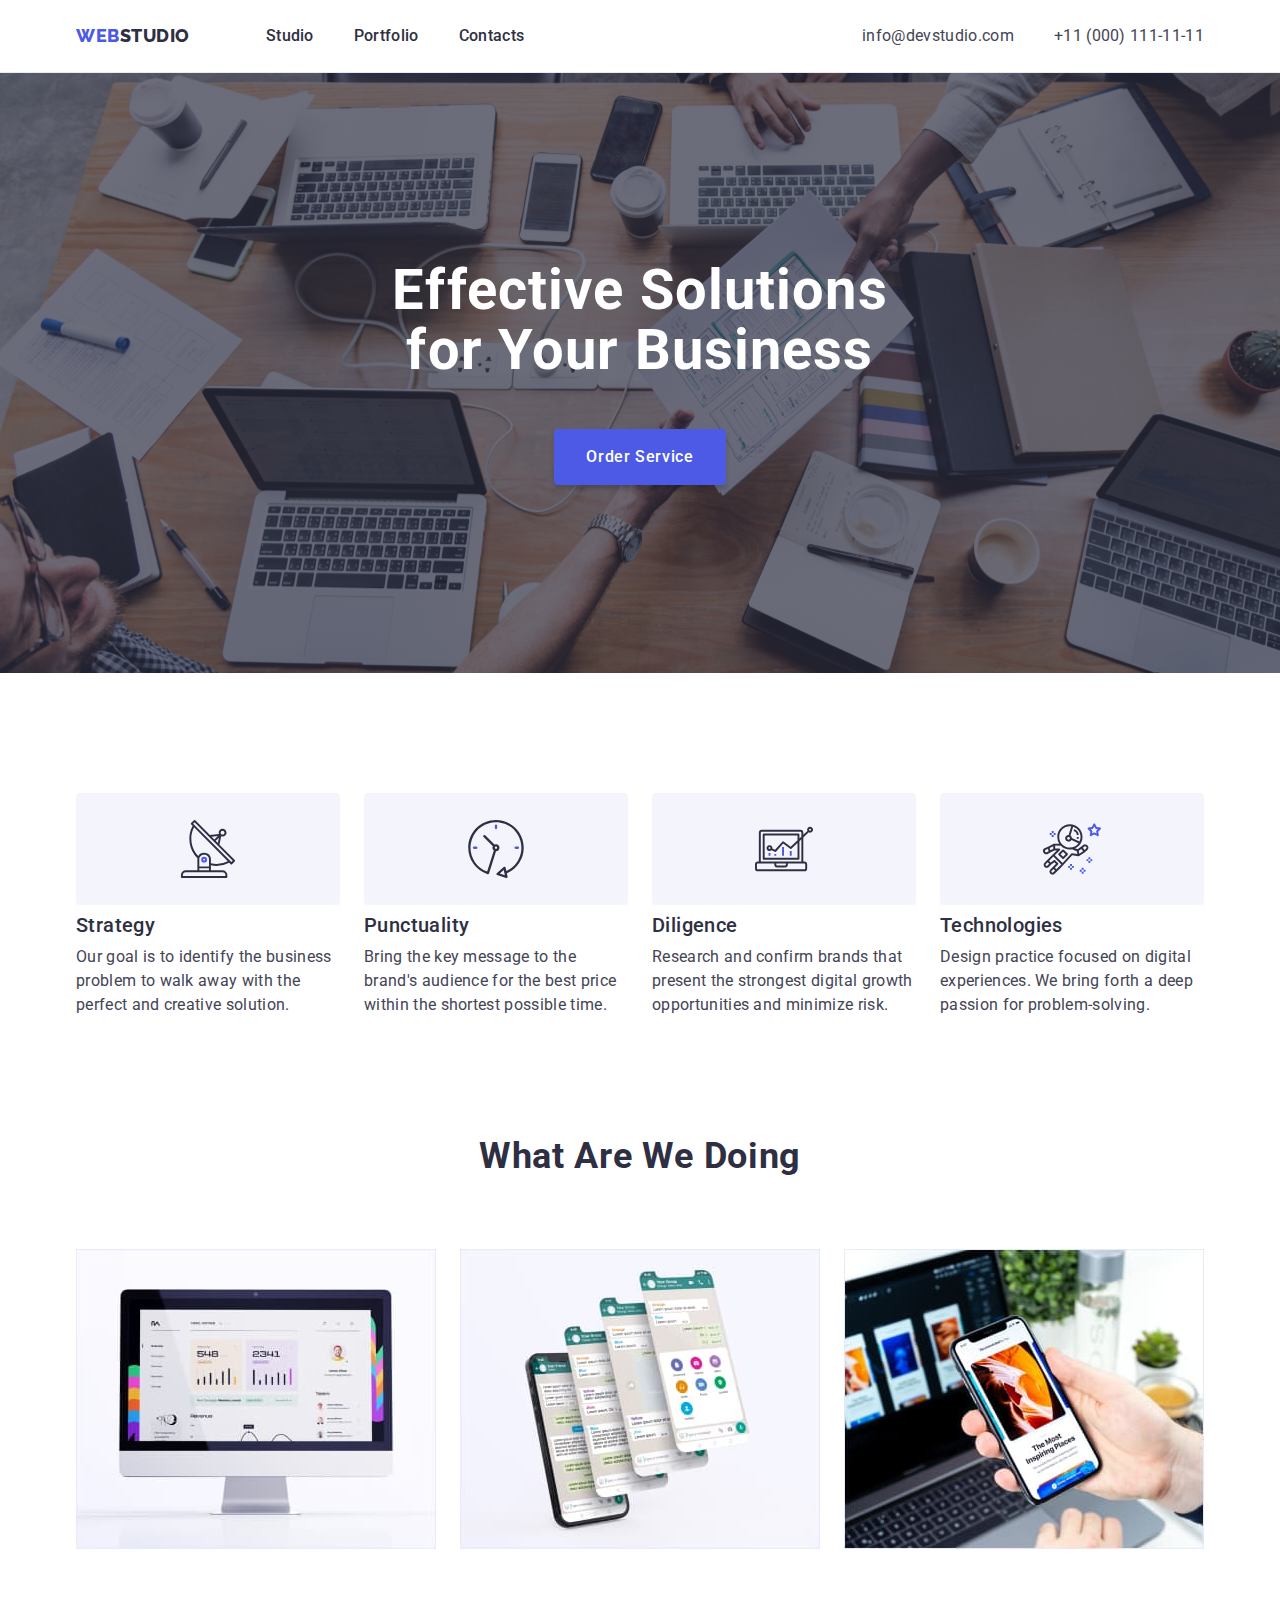
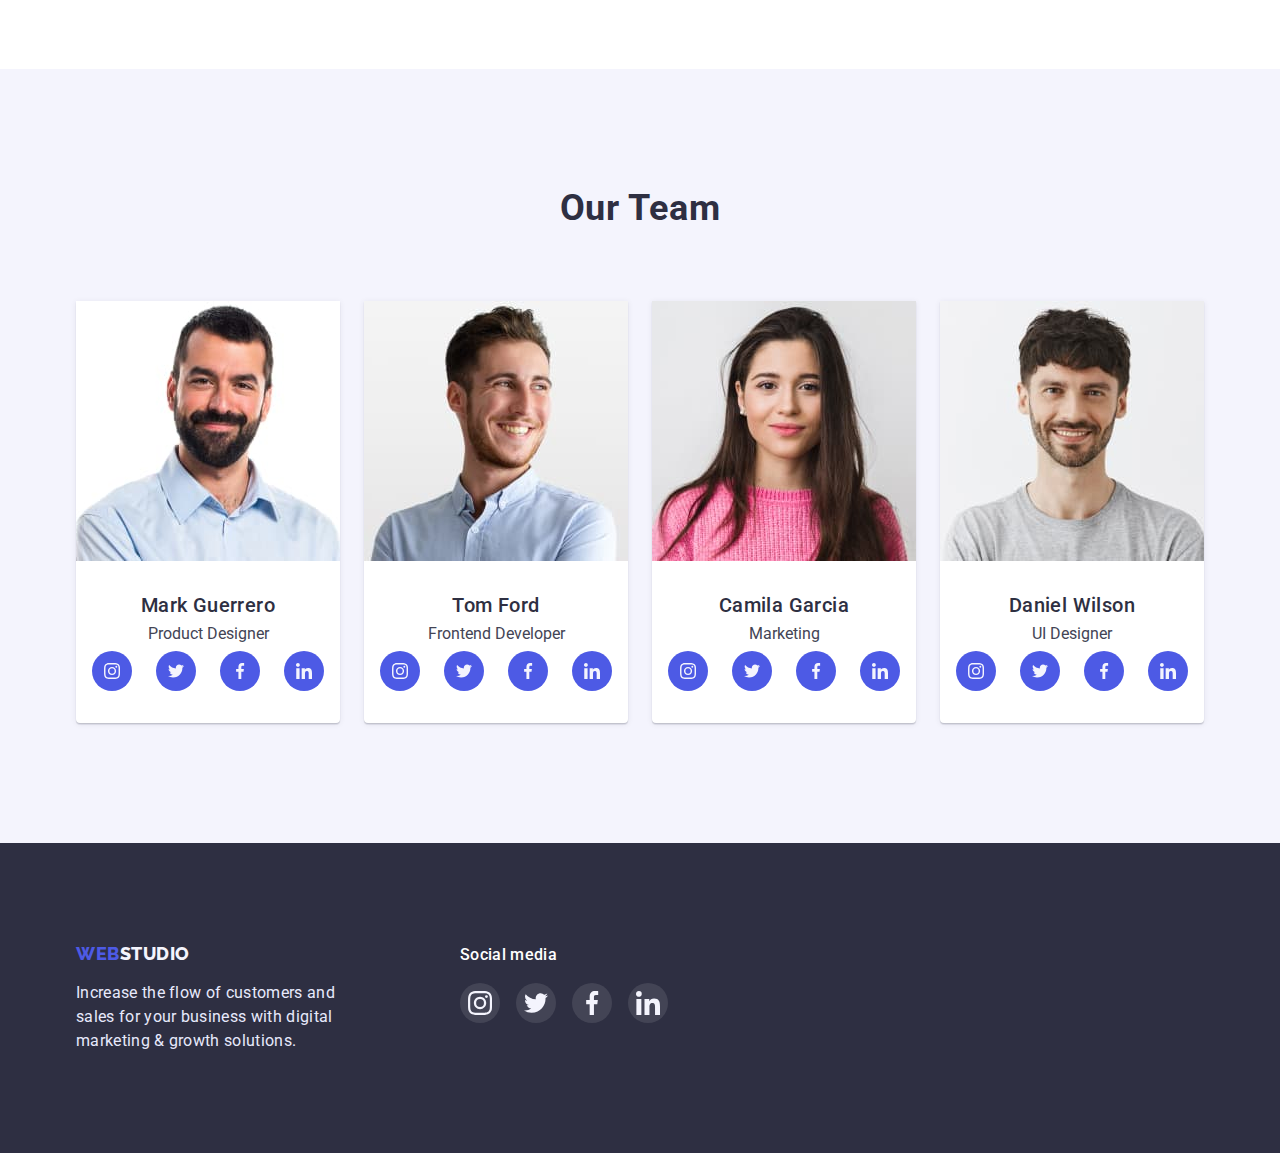
<file: index.html>
<!DOCTYPE html>
<html lang="en">
<head>
    <meta charset="UTF-8">
    <meta http-equiv="X-UA-Compatible" content="IE=edge">
    <meta name="viewport" content="width=device-width, initial-scale=1.0">
    <title>Document</title>
    <link rel="stylesheet" href="https://cdn.jsdelivr.net/npm/modern-normalize@1.1.0/modern-normalize.min.css">
    <link rel="preconnect" href="https://fonts.googleapis.com"><link rel="preconnect" href="https://fonts.gstatic.com" crossorigin><link href="https://fonts.googleapis.com/css2?family=Raleway:wght@800&family=Roboto:wght@400;500;700;900&display=swap" rel="stylesheet">
    <link rel="stylesheet" href="./css/styles.css">
</head>
<body>
    <!---------- HEADER ---------->
    <header class="page-header"> 
        <div class="container page-header-container">
            <nav class="page-nav">
                <a class="header-logo link" href="./index.html">Web<span class="span-header">Studio</span></a>
                    <ul class="menu list">
                        <li class="menu-item">
                            <a class="menu-link link" href="./index.html">Studio</a>
                        </li>
                        <li class="menu-item">
                            <a class="menu-link link" href="./portfolio.html">Portfolio</a>
                        </li>
                        <li class="menu-item">
                            <a class="menu-link link" href="">Contacts</a>
                        </li>
                    </ul>
            </nav>
            <div class="contact-cont">
                <address>
                    <ul class="contact-info-item list">
                        <li class="mailto-number">
                            <a class="contact-link link" href="mailto:info@devstudio.com">info@devstudio.com</a></li>
                        <li class="mailto-number">
                            <a class="contact-link link" href="tel:+110001111111">+11 (000) 111-11-11</a></li>
                    </ul>
                </address>
            </div>
        </div>
    </header>
    <!-------------- MAIN - SECTION 1  -------------> 
    <main>
        <section class="product">
            <div class="container">
            <h1 class="product-offer">Effective Solutions for Your Business</h1>
                <button class="modal-btn" type="button">Order Service</button> 
            </div>
    </section>
        <!-------------- MAIN - SECTION 2  -------------> 
        <section class="value section">
            <div class="container">
                <h2 class="value-name visually-hidden">Advantages</h2>
                    <ul class="value-name-list list">
                        <li class="value-name-item">
                            <div class="value-icon-cont">
                                <svg class="value-icon" width="60" height="64">
                                    <use href="./images/sprite.svg#icon-antenna"></use>
                                </svg>
                            </div>
                            <h3 class="value-header">Strategy</h3>
                            <p class="value-text suptitle">Our goal is to identify the business problem to walk away with the perfect and creative solution. </p>
                        </li>
                        <li class="value-name-item">
                            <div class="value-icon-cont">
                                <svg class="value-icon" width="60" height="64">
                                    <use href="./images/sprite.svg#icon-clock"></use>
                                </svg>
                            </div>
                            <h3 class="value-header">Punctuality</h3>
                            <p class="value-text suptitle">Bring the key message to the brand's audience for the best price within the shortest possible time.</p>
                        </li>
                        <li class="value-name-item">
                            <div class="value-icon-cont">
                                <svg class="value-icon" width="60" height="64">
                                    <use href="./images/sprite.svg#icon-diagram"></use>
                                </svg>
                            </div>
                            <h3 class="value-header">Diligence</h3>
                            <p class="value-text suptitle">Research and confirm brands that present the strongest digital growth opportunities and minimize risk.</p>
                        </li>
                        <li class="value-name-item">
                            <div class="value-icon-cont">
                                <svg class="value-icon" width="60" height="64">
                                    <use href="./images/sprite.svg#icon-astronaut"></use>
                                </svg>
                            </div>
                            <h3 class="value-header">Technologies</h3>
                            <p class="value-text suptitle">Design practice focused on digital experiences. We bring forth a deep passion for problem-solving.</p>
                        </li>
                    </ul>
            </div>
        </section>
        <!-------------- MAIN - SECTION 3  -------------> 
        <section class="activities section">
            <div class="container">
            <h2 class="activities-header main-title">What are we doing</h2>
            <ul class="activities-list list">
                <li class="activities-item"><img src="./images/comp.jpg" alt="monitor" width="360"></li>
                <li class="activities-item"><img src="./images/phone.jpg" alt="phone" width="360"></li>
                <li class="activities-item"><img src="./images/post.jpg" alt="post" width="360"></li>
            </ul>
            </div>
        </section>
        <!-------------- MAIN - SECTION 4  -------------> 
        <section class="team section">
            <div class="container">
            <h2 class="team-header main-title">Our Team</h2>
            <ul class="team-list list">
                <li class="team-item">
                    <img class="img" src="./images/person1.jpg" alt="person" width="264" />
                    <div class="team-container">
                        <h3 class="team-name">Mark Guerrero</h3>
                        <p class="team-text suptitle">Product Designer</p>
                        <ul class="social-list list">
                            <li class="social-list-item">
                                <a href="" class="social-list-link">
                                    <svg class="social-list-icon" width="16" height="16">
                                        <use href="./images/sprite.svg#icon-instagram"></use>
                                    </svg>
                                </a>
                            </li>
                            <li class="social-list-item">
                                <a href="" class="social-list-link">
                                    <svg class="social-list-icon" width="16" height="16">
                                        <use href="./images/sprite.svg#icon-twitter"></use>
                                    </svg>
                                </a>
                            </li>
                            <li class="social-list-item">
                                <a href="" class="social-list-link">
                                    <svg class="social-list-icon" width="16" height="16">
                                        <use href="./images/sprite.svg#icon-facebook"></use>
                                    </svg>
                                </a>
                            </li>
                            <li class="social-list-item">
                                <a href="" class="social-list-link">
                                    <svg class="social-list-icon" width="16" height="16">
                                        <use href="./images/sprite.svg#icon-linkedin"></use>
                                    </svg>
                                </a>
                            </li>
                        </ul>
                    </div>
                </li>
                <li class="team-item">
                    <img class="img" src="./images/person2.jpg" alt="person" width="264" />
                    <div class="team-container">
                        <h3 class="team-name">Tom Ford</h3>
                        <p class="team-text suptitle">Frontend Developer</p>
                        <ul class="social-list list">
                            <li class="social-list-item">
                                <a href="" class="social-list-link">
                                    <svg class="social-list-icon" width="16" height="16">
                                        <use href="./images/sprite.svg#icon-instagram"></use>
                                    </svg>
                                </a>
                            </li>
                            <li class="social-list-item">
                                <a href="" class="social-list-link">
                                    <svg class="social-list-icon" width="16" height="16">
                                        <use href="./images/sprite.svg#icon-twitter"></use>
                                    </svg>
                                </a>
                            </li>
                            <li class="social-list-item">
                                <a href="" class="social-list-link">
                                    <svg class="social-list-icon" width="16" height="16">
                                        <use href="./images/sprite.svg#icon-facebook"></use>
                                    </svg>
                                </a>
                            </li>
                            <li class="social-list-item">
                                <a href="" class="social-list-link">
                                    <svg class="social-list-icon" width="16" height="16">
                                        <use href="./images/sprite.svg#icon-linkedin"></use>
                                    </svg>
                                </a>
                            </li>
                        </ul>
                    </div>
                </li>
                <li class="team-item">
                    <img class="img" src="./images/person3.jpg" alt="person" width="264" />
                    <div class="team-container">
                        <h3 class="team-name">Camila Garcia</h3>
                        <p class="team-text suptitle">Marketing</p>
                        <ul class="social-list list">
                            <li class="social-list-item">
                                <a href="" class="social-list-link">
                                    <svg class="social-list-icon" width="16" height="16">
                                        <use href="./images/sprite.svg#icon-instagram"></use>
                                    </svg>
                                </a>
                            </li>
                            <li class="social-list-item">
                                <a href="" class="social-list-link">
                                    <svg class="social-list-icon" width="16" height="16">
                                        <use href="./images/sprite.svg#icon-twitter"></use>
                                    </svg>
                                </a>
                            </li>
                            <li class="social-list-item">
                                <a href="" class="social-list-link">
                                    <svg class="social-list-icon" width="16" height="16">
                                        <use href="./images/sprite.svg#icon-facebook"></use>
                                    </svg>
                                </a>
                            </li>
                            <li class="social-list-item">
                                <a href="" class="social-list-link">
                                    <svg class="social-list-icon" width="16" height="16">
                                        <use href="./images/sprite.svg#icon-linkedin"></use>
                                    </svg>
                                </a>
                            </li>
                        </ul>
                    </div>
                </li>
                <li class="team-item">
                    <img class="img" src="./images/person4.jpg" alt="person" width="264" />
                    <div class="team-container">
                        <h3 class="team-name">Daniel Wilson</h3>
                        <p class="team-text suptitle">UI Designer</p>
                        <ul class="social-list list">
                            <li class="social-list-item">
                                <a href="" class="social-list-link">
                                    <svg class="social-list-icon" width="16" height="16">
                                        <use href="./images/sprite.svg#icon-instagram"></use>
                                    </svg>
                                </a>
                            </li>
                            <li class="social-list-item">
                                <a href="" class="social-list-link">
                                    <svg class="social-list-icon" width="16" height="16">
                                        <use href="./images/sprite.svg#icon-twitter"></use>
                                    </svg>
                                </a>
                            </li>
                            <li class="social-list-item">
                                <a href="" class="social-list-link">
                                    <svg class="social-list-icon" width="16" height="16">
                                        <use href="./images/sprite.svg#icon-facebook"></use>
                                    </svg>
                                </a>
                            </li>
                            <li class="social-list-item">
                                <a href="" class="social-list-link">
                                    <svg class="social-list-icon" width="16" height="16">
                                        <use href="./images/sprite.svg#icon-linkedin"></use>
                                    </svg>
                                </a>
                            </li>
                        </ul>
                    </div>
                </li>
            </ul>
            </div>
        </section>
    </main>
    <!----------------- FOOTER ------------->
    <footer class="footer">
        <div class="container footer-container">
            <div class="footer-logo-cont">
        <a class="footer-logo link" href="./index.html">Web<span class="span-footer">Studio</span></a>
        <p class="footer-text">Increase the flow of customers and sales for your business with digital marketing & growth solutions.</p>
        </div>
        <div class="social-media">
            <p class="social-media-text">Social media</p>
                                <ul class="social-icon-list list">
                                    <li class="social-icon-list-item">
                                        <a href="" class="social-icon-list-link">
                                            <svg class="social-list-icon-footer" width="24" height="24">
                                                <use href="./images/sprite.svg#icon-instagram"></use>
                                            </svg>
                                        </a>
                                    </li>
                                    <li class="social-icon-list-item">
                                        <a href="" class="social-icon-list-link">
                                            <svg class="social-list-icon-footer" width="24" height="24">
                                                <use href="./images/sprite.svg#icon-twitter"></use>
                                            </svg>
                                        </a>
                                    </li>
                                    <li class="social-icon-list-item">
                                        <a href="" class="social-icon-list-link">
                                            <svg class="social-list-icon-footer" width="24" height="24">
                                                <use href="./images/sprite.svg#icon-facebook"></use>
                                            </svg>
                                        </a>
                                    </li>
                                    <li class="social-icon-list-item">
                                        <a href="" class="social-icon-list-link">
                                            <svg class="social-list-icon-footer" width="24" height="24">
                                                <use href="./images/sprite.svg#icon-linkedin"></use>
                                            </svg>
                                        </a>
                                    </li>
                                </ul>
                                </div>
                                </li>
                                </ul>
        </div>
    </div>
    </footer>
</body>
</html>
</file>
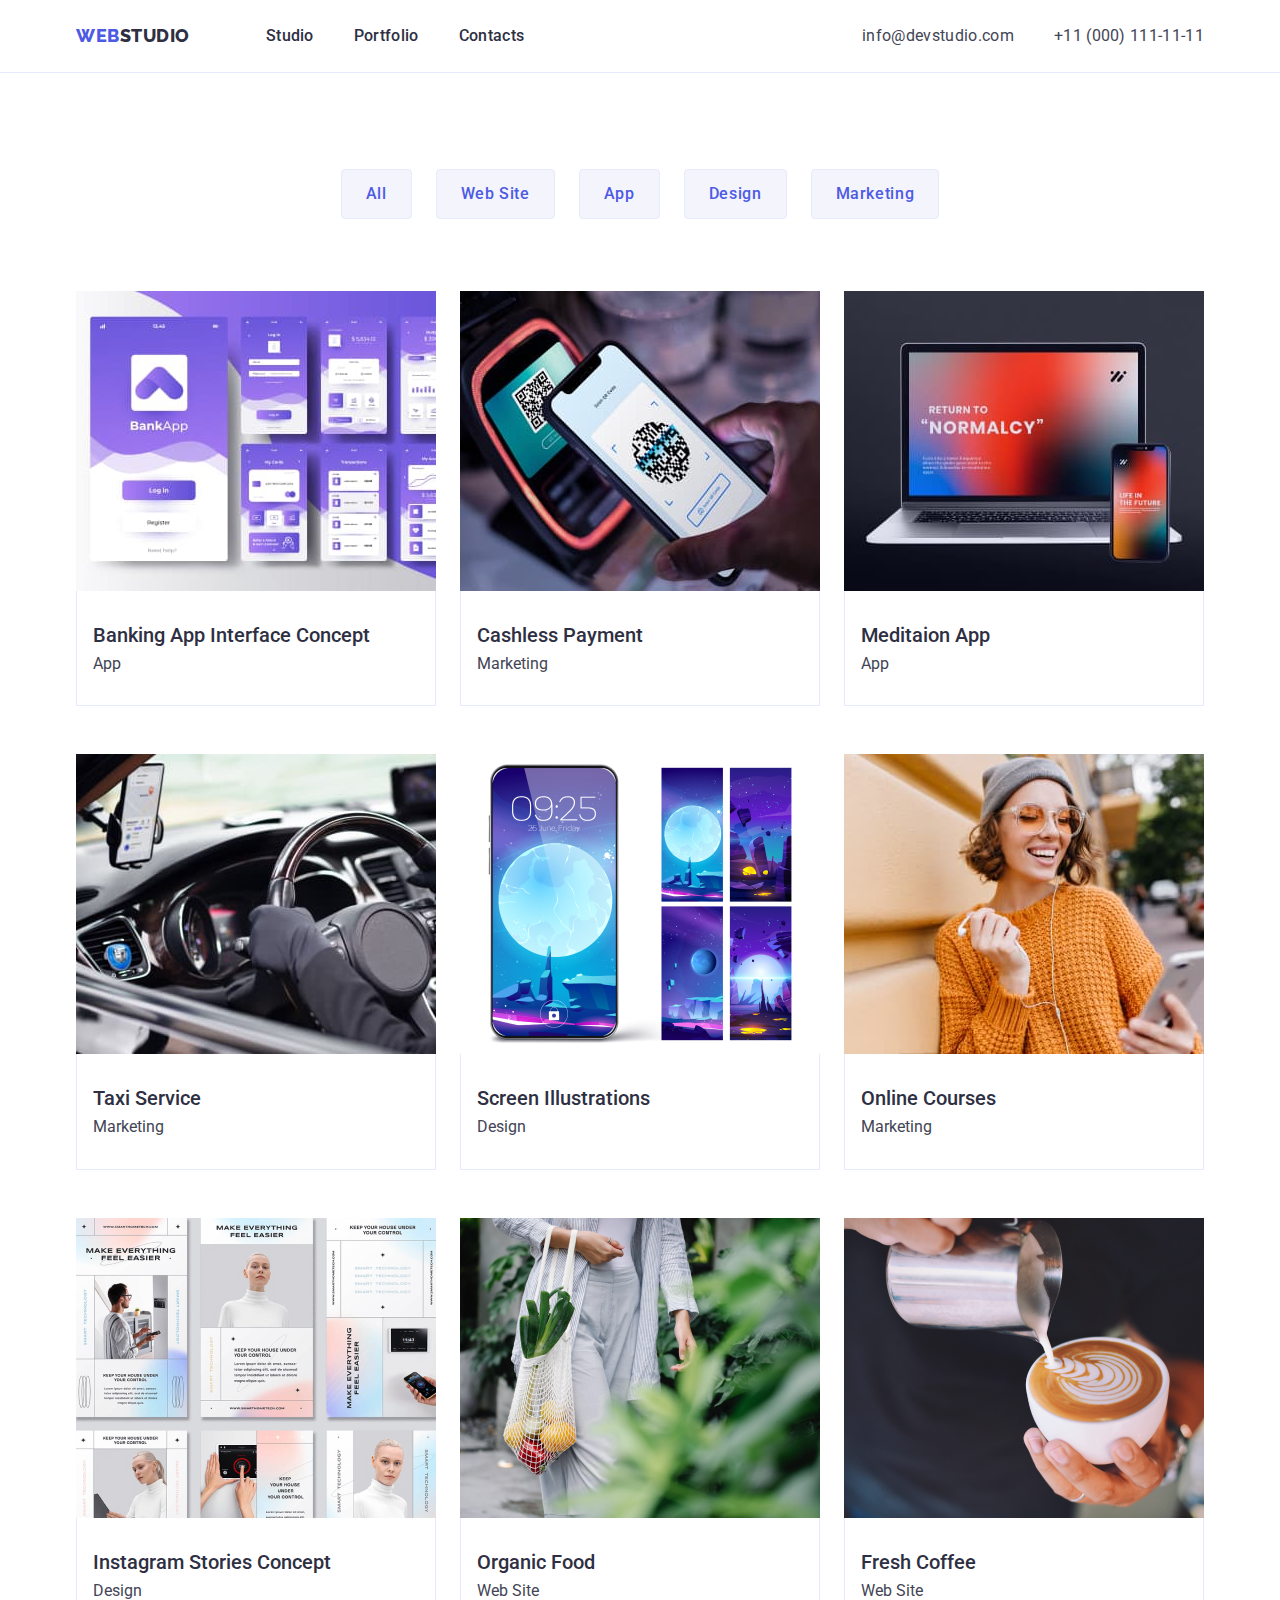
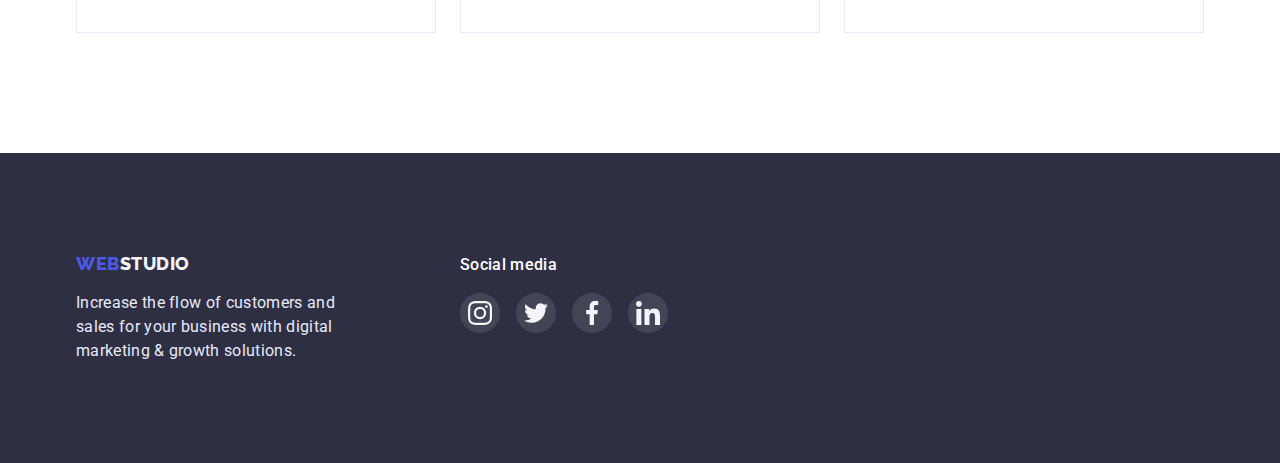
<file: portfolio.html>
<!DOCTYPE html>
<html lang="en">
<head>
    <meta charset="UTF-8">
    <meta http-equiv="X-UA-Compatible" content="IE=edge">
    <meta name="viewport" content="width=device-width, initial-scale=1.0">
    <title>Document</title>
    <link rel="stylesheet" href="https://cdn.jsdelivr.net/npm/modern-normalize@1.1.0/modern-normalize.min.css">
    <link rel="preconnect" href="https://fonts.googleapis.com">
    <link rel="preconnect" href="https://fonts.gstatic.com" crossorigin>
    <link href="https://fonts.googleapis.com/css2?family=Raleway:wght@800&family=Roboto:wght@400;500;700;900&display=swap"
        rel="stylesheet">
    <link rel="stylesheet" href="./css/styles.css">
</head>
<body>
    <!---------- HEADER ---------->
    <header class="page-header">
        <div class="container page-header-container">
            <nav class="page-nav">
                <a class="header-logo link" href="./index.html">Web<span class="span-header">Studio</span></a>
                <ul class="menu list">
                    <li class="menu-item">
                        <a class="menu-link link" href="./index.html">Studio</a>
                    </li>
                    <li class="menu-item">
                        <a class="menu-link link" href="./portfolio.html">Portfolio</a>
                    </li>
                    <li class="menu-item">
                        <a class="menu-link link" href="">Contacts</a>
                    </li>
                </ul>
            </nav>
            <div class="contact-cont">
                <address>
                    <ul class="contact-info-item list">
                        <li class="mailto-number">
                            <a class="contact-link link" href="mailto:info@devstudio.com">info@devstudio.com</a>
                        </li>
                        <li class="mailto-number">
                            <a class="contact-link link" href="tel:+110001111111">+11 (000) 111-11-11</a>
                        </li>
                    </ul>
                </address>
            </div>
        </div>
    </header>
    <!-------------- MAIN - SECTION 1  -------------> 
    <main>
        <section class="filter">
            <div class="container">
            <h1 class="filter-header visually-hidden">Portfolio</h1>
        <ul class="filter-list list">
            <li class="filter-item">
                <button class="filter-btn" type="button">All</button>
            </li>
            <li class="filter-item">
                <button class="filter-btn" type="button">Web Site</button>
            </li>
            <li class="filter-item">
                <button class="filter-btn" type="button">App</button>
            </li>
            <li class="filter-item">
                <button class="filter-btn" type="button">Design</button>
            </li>
            <li class="filter-item">
                <button class="filter-btn" type="button">Marketing</button>
            </li>
        </ul>
        <ul class="portfolio-list list">
            <li class="portfolio-item">
                <a class="link" href="/">
                    <img src="./images/banking.jpg" alt="bankapp" width="360"/>
                    <div class="wrap">
                        <h2 class="portfolio-name">Banking App Interface Concept</h2>
                        <p class="portfolio-text suptitle">App</p>
                    </div>
                    </a>
            </li>
            <li class="portfolio-item">
                <a class="link" href="/">
                    <img src="./images/cashless.jpg" alt="cashless payment" width="360"/>
                    <div class="wrap">
                        <h2 class="portfolio-name">Cashless Payment</h2>
                        <p class="portfolio-text suptitle">Marketing</p>
                    </div>
                </a>
        </li>
            <li class="portfolio-item">
                <a class="link" href="/"><img src="./images/meditaion.jpg" alt="meditaion app" width="360"/>
                <div class="wrap">
                    <h2 class="portfolio-name">Meditaion App</h2>
                    <p class="portfolio-text suptitle">App</p>
                </div>
                </a>
        </li>
            <li class="portfolio-item">
                <a class="link" href="/"><img src="./images/taxi.jpg" alt="car" width="360"/>
                <div class="wrap">
                    <h2 class="portfolio-name">Taxi Service</h2>
                    <p class="portfolio-text suptitle">Marketing</p>
                </div>
                </a>
        </li>
            <li class="portfolio-item">
                <a class="link" href="/"><img src="./images/screen.jpg" alt="phone screen" width="360"/>
                <div class="wrap">
                    <h2 class="portfolio-name">Screen Illustrations</h2>
                <p class="portfolio-text suptitle">Design</p>
                </div>
                </a>
        </li>
            <li class="portfolio-item">
                <a class="link" href="/"><img src="./images/girl.jpg" alt="girl with cellphone" width="360"/>
                <div class="wrap">
                    <h2 class="portfolio-name">Online Courses</h2>
                <p class="portfolio-text suptitle">Marketing</p>
                </div>
                </a>
        </li>
            <li class="portfolio-item">
                <a class="link" href="/"><img src="./images/instagram.jpg" alt="instagram stories" width="360"/>
                <div class="wrap">
                    <h2 class="portfolio-name">Instagram Stories Concept</h2>
                <p class="portfolio-text suptitle">Design</p>
                </div>
                </a>
        </li>
            <li class="portfolio-item">
                <a class="link" href="/"><img src="./images/fruits.jpg" alt="fruits" width="360"/>
                <div class="wrap">
                    <h2 class="portfolio-name">Organic Food</h2>
                <p class="portfolio-text suptitle">Web Site</p>
                </div>
                </a>
        </li>
            <li class="portfolio-item">
                <a class="link" href="/"><img src="./images/coffee.jpg" alt="coffee" width="360"/>
                <div class="wrap">
                    <h2 class="portfolio-name">Fresh Coffee</h2>
                <p class="portfolio-text suptitle">Web Site</p>
                </div>
                </a>
        </li>
        </ul>
        </div>
        </section>
    </main>
    <footer class="footer">
        <div class="container footer-container">
            <div class="footer-logo-cont">
                <a class="footer-logo link" href="./index.html">Web<span class="span-footer">Studio</span></a>
                <p class="footer-text">Increase the flow of customers and sales for your business with digital marketing &
                    growth solutions.</p>
            </div>
            <div class="social-media">
                <p class="social-media-text">Social media</p>
                <ul class="social-icon-list list">
                    <li class="social-icon-list-item">
                        <a href="" class="social-icon-list-link">
                            <svg class="social-list-icon-footer" width="24" height="24">
                                <use href="./images/sprite.svg#icon-instagram"></use>
                            </svg>
                        </a>
                    </li>
                    <li class="social-icon-list-item">
                        <a href="" class="social-icon-list-link">
                            <svg class="social-list-icon-footer" width="24" height="24">
                                <use href="./images/sprite.svg#icon-twitter"></use>
                            </svg>
                        </a>
                    </li>
                    <li class="social-icon-list-item">
                        <a href="" class="social-icon-list-link">
                            <svg class="social-list-icon-footer" width="24" height="24">
                                <use href="./images/sprite.svg#icon-facebook"></use>
                            </svg>
                        </a>
                    </li>
                    <li class="social-icon-list-item">
                        <a href="" class="social-icon-list-link">
                            <svg class="social-list-icon-footer" width="24" height="24">
                                <use href="./images/sprite.svg#icon-linkedin"></use>
                            </svg>
                        </a>
                    </li>
                </ul>
            </div>
            </li>
            </ul>
        </div>
        </div>
    </footer>
</body>
</html>
</file>
<file: css/styles.css>
:root {
--main-text-color: #2E2F42;
--secondary-text-color: #434455;
--pseudoclass-clr: #404BBF;
--logo-btn-clr: #4D5AE5;
--main-header-font-weight: 700;
}

/* ----- сброс фильтров и common ----- */

h1,
h2,
h3,
h4,
p {
    margin-top: 0;
    margin-bottom: 0;
}

ul, ol{
    margin-top: 0;
    margin-bottom: 0;
    padding-left: 0;
}

img {
    display: block;
}

button {
    cursor: pointer;
}

.list {
list-style: none;
}

.link {
text-decoration: none;
color: inherit;
font-style: normal;
}

body {
font-family: 'Roboto', sans-serif;
font-size: 16px;
font-weight: 400;
color: var(--main-text-color);
background-color:#FFFFFF;
} 

.container {
width: 1158px;
margin-left:auto;
margin-right:auto;
padding-left: 15px;
padding-right: 15px;
}

.section {
padding-top: 120px;
}

.suptitle {
margin-top: 8px;
}

.main-title {
margin-bottom: 72px;
}
/* -------- HEADER ------- */

.page-header{
padding: 24px 0;
border-bottom:  1px solid #E7E9FC;
}

.page-header-container{
display:flex;
align-items: center;

}

.page-nav {
display:flex;
align-items: center;
}

.contact-cont{
    margin-left: auto;
}

.menu {
display:flex;
align-items: center;
}

.menu-item:not(:last-child) {
margin-right:40px;
}

.header-logo {
margin-right: 76px;
font-family: 'Raleway', sans-serif; 
font-weight: 800;
font-size: 18px;
line-height: 1.33;
letter-spacing: 0.03em;
text-transform: uppercase;
color: var(--logo-btn-clr);
}

.span-header {
color: var(--main-text-color);
}

.menu-link {
font-family: 'Roboto', sans-serif;
font-weight: 500;
font-size: 16px;
line-height: 1.5;
letter-spacing: 0.02em;
color: var(--main-text-color);
}

.menu-link:hover,
.menu-link:focus {
color:var(--pseudoclass-clr);
}
.menu-link:active {
color: var(--pseudoclass-clr);
}

.contact-info-item {
display: flex;
font-family: 'Roboto';
font-weight: 400;
font-size: 16px;
line-height: 1.5;
letter-spacing: 0.02em;
color: var(--secondary-text-color);
}

.mailto-number:not(:last-child){
margin-right:40px;
}

.contact-link:active {
color:var(--pseudoclass-clr);
}

.contact-link:hover,
.contact-link:focus {
color: var(--pseudoclass-clr);
}

/* -------- SECTION 1 -------- */

.product {
max-width: 1440px;
margin-left: auto;
margin-right: auto;
padding-top: 188px;
padding-bottom: 188px;
text-align: center;
background-color: rgba(46, 47, 66, 0.7);
background-image: linear-gradient(rgba(46, 47, 66, 0.7), rgba(46, 47, 66, 0.7)), url(../images/hero/bg.jpg);
background-size: cover;
}

.product-offer {
font-weight: var(--main-header-font-weight);
font-size: 56px;
line-height: 1.07;
letter-spacing: 0.02em;
color: #FFFFFF;
max-width: 496px;
margin-right: auto;
margin-left: auto;
}

.modal-btn{
padding: 16px 32px;
font-family: 'Roboto';
font-weight: 500;
font-size: 16px;
line-height: 1.5;
letter-spacing: 0.04em;
color: #FFFFFF;
background: var(--logo-btn-clr);
border: none;
box-shadow: 0px 4px 4px rgba(0, 0, 0, 0.15);
border-radius: 4px;
margin-top: 48px;
}

.modal-btn:hover,
.modal-btn:focus{
    background-color: var(--pseudoclass-clr);
}

/* -----------SECTION 2--------- */

.value-name-list {
display: flex;
align-items: center;
justify-content: space-between;
}

.value-name-item{
    max-width:264px;

}

.value-name-item:not(:last-child){
    margin-right: 24px;
}

.visually-hidden {
position: absolute;
white-space: nowrap;
width: 1px;
height: 1px;
overflow: hidden;
border: 0;
padding: 0;
clip: rect(0 0 0 0);
clip-path: inset(50%);
margin: -1px;
}

.value-header{
font-weight: 500;
font-size: 20px;
line-height: 1.2;
letter-spacing: 0.02em;
}

.value-text{
font-size: 16px;
line-height: 1.5;
letter-spacing: 0.02em;
color: var(--secondary-text-color);
}

.value-icon-cont{
    width: 264px;
    background-color: #F4F4FD;
        border-radius: 4px;
    display: flex;
    justify-content: center;
    padding: 24px 103px;
    margin-bottom: 8px;
    
}
/* ---------- SECTION 3 -------- */

.activities{
    padding: 120px 0;
}
.activities-header{
font-weight: var(--main-header-font-weight);
font-size: 36px;
line-height: 1.11;
letter-spacing: 0.02em;
text-transform: capitalize;
color: var(--main-text-color);
text-align: center;
}

.activities-list {
display: flex;
align-items: center;
}

.activities-item:not(:last-child){
    margin-right: 24px;
}

/* ---------- SECTION 4 -------- */

.team{
padding-top: 120px;
padding-bottom: 120px;
background-color: #F4F4FD;
}

.team-container{
    padding: 32px 16px;
}

.team-header{
font-weight: var(--main-header-font-weight);
font-size: 36px;
line-height: 1.11;
letter-spacing: 0.02em;
text-transform: capitalize;
color: var(--main-text-color);
text-align: center;
}

.team-name{
font-weight: 500;
font-size: 20px;
line-height: 1.2;
letter-spacing: 0.02em;
color: var(--main-text-color);
}

.team-list {
display: flex;
align-items: center;
}

.team-item{
text-align: center;
background-color: #FFFFFF;
border-radius: 0px 0px 4px 4px;
box-shadow: 0px 1px 6px rgba(46, 47, 66, 0.08), 0px 1px 1px rgba(46, 47, 66, 0.16), 0px 2px 1px rgba(46, 47, 66, 0.08);
}

.team-item:not(:last-child){
    margin-right: 24px;
}

.team-text{
color: var(--secondary-text-color);
margin-bottom: 8px;
}

.social-list {
    display: flex;
    justify-content: center;
    gap: 24px;
}

.social-list-link{
    display: flex;
    justify-content: center;
    align-items: center;
    width: 40px;
    height: 40px;
    border-radius: 50%;
    background-color: #4D5AE5;
}
.social-list-link:hover,
.social-list-link:focus{
    background-color: #404BBF;
}

/* ------- SECTION 5 ------ */

.customers {
padding-top: 130px;
padding-bottom: 120px;
}

.customers-header {
    font-weight: 700;
        font-size: 36px;
        line-height: 0.02;
        text-align: center;
        letter-spacing: 0.02em;
        text-transform: capitalize;
        color: #2E2F42;
        padding-bottom: 72px;
}

.customers-list {
    display: flex;
    gap: 24px;
}

.customers-link {
border: 1px solid #8e8f99;
border-radius: 4px;
height: 88px;
display: flex;
justify-content: center;
align-items: center;
}

.customers-link:hover,
.customers-link:focus { 
    border-color: #404BBF;
}

.customers-link:hover .customers-icon,
.customers-link:focus .customers-icon {
    fill: #404BBF;
}

.customers-list-item {
    width: 168px;
}

.customers-icon {
    width: 104px;
    height: 56px;
    fill: #8E8F99;
}
/* --------- FOOTER ------- */

.footer{
background-color: var(--main-text-color);
padding-top: 100px;
padding-bottom: 100px;
}
.footer-logo{
font-family: 'Raleway', sans-serif;
font-weight: 800;
font-size: 18px;
line-height: 1.16;
letter-spacing: 0.03em;
text-transform: uppercase;
color: var(--logo-btn-clr);
}

.span-footer{
color: #F4F4FD;
}

.footer-text{
color: #E7E9FC;
max-width: 264px;
margin-top: 16px;
line-height: 1.5;
letter-spacing: 0.02em;
}

.social-icon-list {
    display: flex;
    justify-content: center;
    gap: 16px;
}

.social-icon-list-link {
    display: flex;
    justify-content: center;
    align-items: center;
    width: 40px;
    height: 40px;
    border-radius: 50%;
    background-color: rgba(255, 255, 255, 0.1);
}

.social-icon-list-link:hover,
.social-icon-list-link:focus {
background-color: #31D0AA;
}

.social-media-text{
    color: #FFFFFF;
    font-weight: 500;
        font-size: 16px;
        line-height: 1.5;
        letter-spacing: 0.02em;
        margin-bottom: 16px;
}

.footer-container {
    display:flex;
    gap: 120px;
    align-items: baseline;
}


/* ------- PORTFOLIO ------ */

.portfolio-item:hover,
.portfolio-item:focus{
    box-shadow: 0px 1px 6px rgba(46, 47, 66, 0.08), 0px 1px 1px rgba(46, 47, 66, 0.16), 0px 2px 1px rgba(46, 47, 66, 0.08);
}
.filter {
    padding-bottom: 120px;
    padding-top: 96px;
}

.filter-list{
    display: flex;
    justify-content: center;
    margin-bottom: 72px;
    
}

.filter-item:not(:last-child){
    margin-right: 24px;
}

.filter-btn{
font-family: 'Roboto';
font-style: normal;
font-weight: 500;
font-size: 16px;
line-height: 1.5;
letter-spacing: 0.04em;
color: var(--logo-btn-clr);
background-color: #F4F4FD;
border: 1px solid #E7E9FC;
border-radius: 4px;

padding: 12px 24px;
}

.filter-btn:hover,
.filter-btn:focus{
color: #FFFFFF;
background: var(--pseudoclass-clr);
box-shadow: 0px 3px 1px rgba(0, 0, 0, 0.1), 0px 2px 1px rgba(0, 0, 0, 0.08), 0px 2px 2px rgba(0, 0, 0, 0.12);
border-color: var(--pseudoclass-clr);
}

.portfolio-list {
    padding: 0;
    margin: 0;
    list-style: none;
row-gap: 48px;
column-gap: 24px;
display: flex;
flex-wrap: wrap;
align-items: center;
}

.portfolio-item{
    flex-basis: calc(100% / 3 - 24px);
}

.portfolio-name{
font-weight: 500;
font-size: 20px;
line-height: 1.2;
color: var(--main-text-color);
}

.portfolio-text{
color: var(--secondary-text-color);
}

.wrap {
    border: 1px solid #E7E9FC;
    border-top: none;
    padding-top: 32px;
    padding-bottom: 32px;
    padding-left: 16px;
}
</file>
